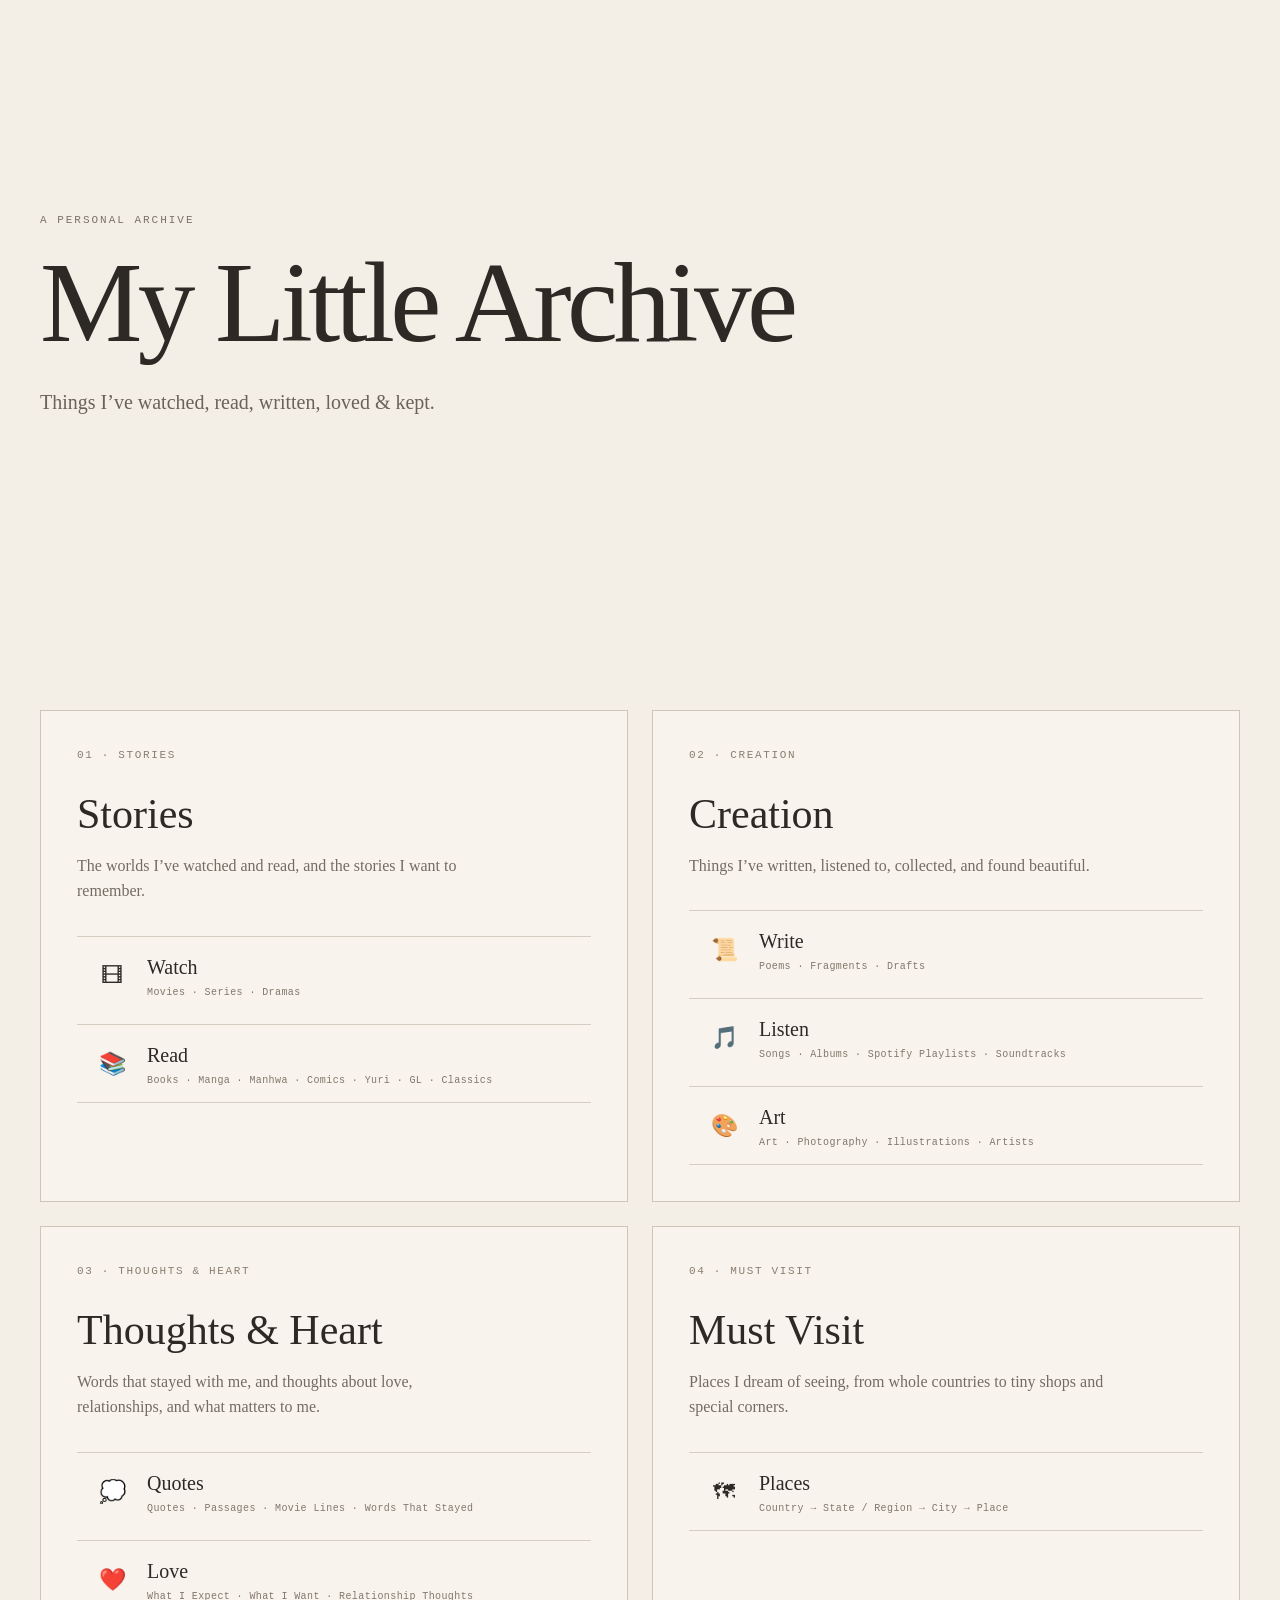
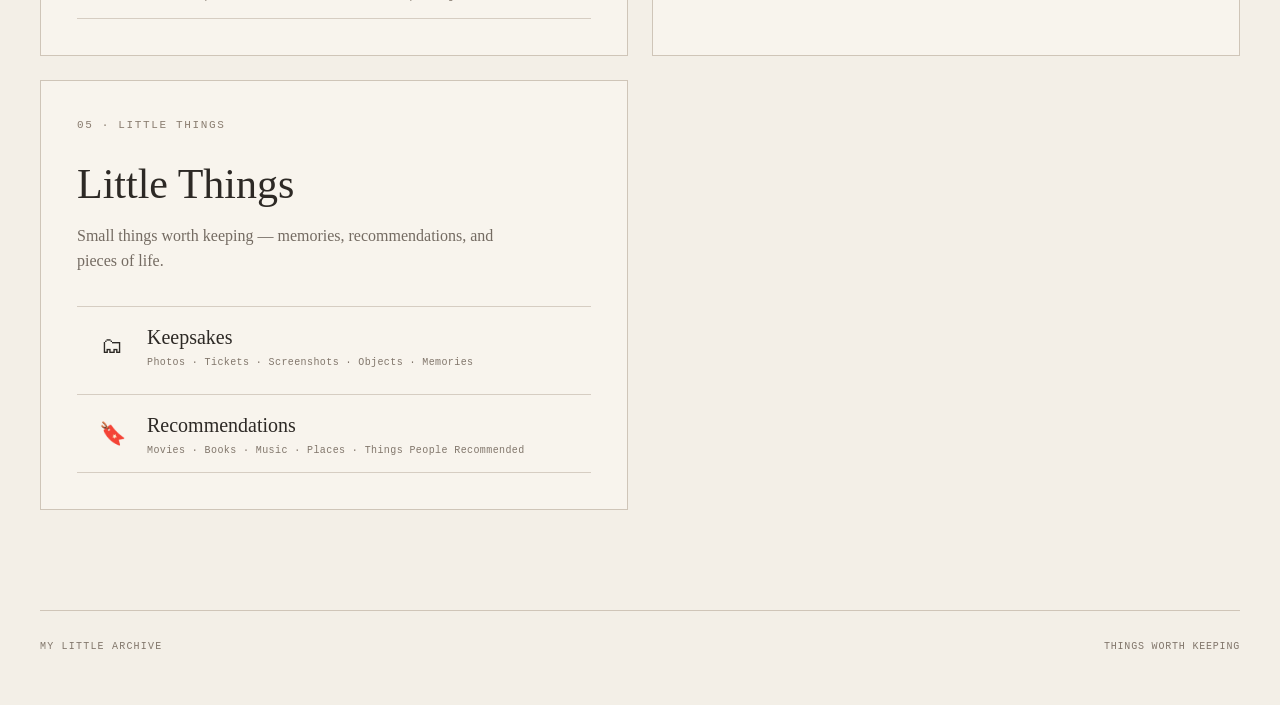
<file: index.html>
<!DOCTYPE html>
<html lang="en">

<head>
    <meta charset="UTF-8">
    <meta name="viewport" content="width=device-width, initial-scale=1.0">

    <title>My Little Archive</title>

    <link rel="stylesheet" href="style.css">
</head>

<body>

    <main class="page">

        <!-- =================================
             HERO
             ================================= -->

        <header class="hero">

            <p class="eyebrow">A PERSONAL ARCHIVE</p>

            <h1>My Little Archive</h1>

            <p class="intro">
                Things I’ve watched, read, written, loved & kept.
            </p>

        </header>


        <!-- =================================
             COLLECTIONS
             ================================= -->

        <section class="collections">


            <!-- STORIES -->

            <section class="collection">

                <p class="collection-number">01 · STORIES</p>

                <h2>Stories</h2>

                <p class="collection-description">
                    The worlds I’ve watched and read, and the stories
                    I want to remember.
                </p>

                <div class="rooms">

                    <a href="watch.html" class="room">
                        <span class="room-icon">🎞</span>

                        <div>
                            <h3>Watch</h3>
                            <p>
                                Movies · Series · Dramas
                            </p>
                        </div>
                    </a>

                    <a href="#" class="room">
                        <span class="room-icon">📚</span>

                        <div>
                            <h3>Read</h3>
                            <p>
                                Books · Manga · Manhwa · Comics ·
                                Yuri · GL · Classics
                            </p>
                        </div>
                    </a>

                </div>

            </section>


            <!-- CREATION -->

            <section class="collection">

                <p class="collection-number">02 · CREATION</p>

                <h2>Creation</h2>

                <p class="collection-description">
                    Things I’ve written, listened to, collected,
                    and found beautiful.
                </p>

                <div class="rooms">

                    <a href="#" class="room">
                        <span class="room-icon">📜</span>

                        <div>
                            <h3>Write</h3>
                            <p>
                                Poems · Fragments · Drafts
                            </p>
                        </div>
                    </a>

                    <a href="#" class="room">
                        <span class="room-icon">🎵</span>

                        <div>
                            <h3>Listen</h3>
                            <p>
                                Songs · Albums · Spotify Playlists ·
                                Soundtracks
                            </p>
                        </div>
                    </a>

                    <a href="#" class="room">
                        <span class="room-icon">🎨</span>

                        <div>
                            <h3>Art</h3>
                            <p>
                                Art · Photography · Illustrations ·
                                Artists
                            </p>
                        </div>
                    </a>

                </div>

            </section>


            <!-- THOUGHTS & HEART -->

            <section class="collection">

                <p class="collection-number">03 · THOUGHTS & HEART</p>

                <h2>Thoughts & Heart</h2>

                <p class="collection-description">
                    Words that stayed with me, and thoughts about
                    love, relationships, and what matters to me.
                </p>

                <div class="rooms">

                    <a href="#" class="room">
                        <span class="room-icon">💭</span>

                        <div>
                            <h3>Quotes</h3>
                            <p>
                                Quotes · Passages · Movie Lines ·
                                Words That Stayed
                            </p>
                        </div>
                    </a>

                    <a href="#" class="room">
                        <span class="room-icon">❤️</span>

                        <div>
                            <h3>Love</h3>
                            <p>
                                What I Expect · What I Want ·
                                Relationship Thoughts
                            </p>
                        </div>
                    </a>

                </div>

            </section>


            <!-- MUST VISIT -->

            <section class="collection">

                <p class="collection-number">04 · MUST VISIT</p>

                <h2>Must Visit</h2>

                <p class="collection-description">
                    Places I dream of seeing, from whole countries
                    to tiny shops and special corners.
                </p>

                <div class="rooms">

                    <a href="#" class="room">
                        <span class="room-icon">🗺</span>

                        <div>
                            <h3>Places</h3>
                            <p>
                                Country → State / Region → City →
                                Place
                            </p>
                        </div>
                    </a>

                </div>

            </section>


            <!-- LITTLE THINGS -->

            <section class="collection">

                <p class="collection-number">05 · LITTLE THINGS</p>

                <h2>Little Things</h2>

                <p class="collection-description">
                    Small things worth keeping — memories,
                    recommendations, and pieces of life.
                </p>

                <div class="rooms">

                    <a href="#" class="room">
                        <span class="room-icon">🗂</span>

                        <div>
                            <h3>Keepsakes</h3>
                            <p>
                                Photos · Tickets · Screenshots ·
                                Objects · Memories
                            </p>
                        </div>
                    </a>

                    <a href="#" class="room">
                        <span class="room-icon">🔖</span>

                        <div>
                            <h3>Recommendations</h3>
                            <p>
                                Movies · Books · Music · Places ·
                                Things People Recommended
                            </p>
                        </div>
                    </a>

                </div>

            </section>


        </section>


        <!-- =================================
             FOOTER
             ================================= -->

        <footer class="archive-footer">

            <p>MY LITTLE ARCHIVE</p>

            <span>things worth keeping</span>

        </footer>

    </main>

</body>

</html>
</file>
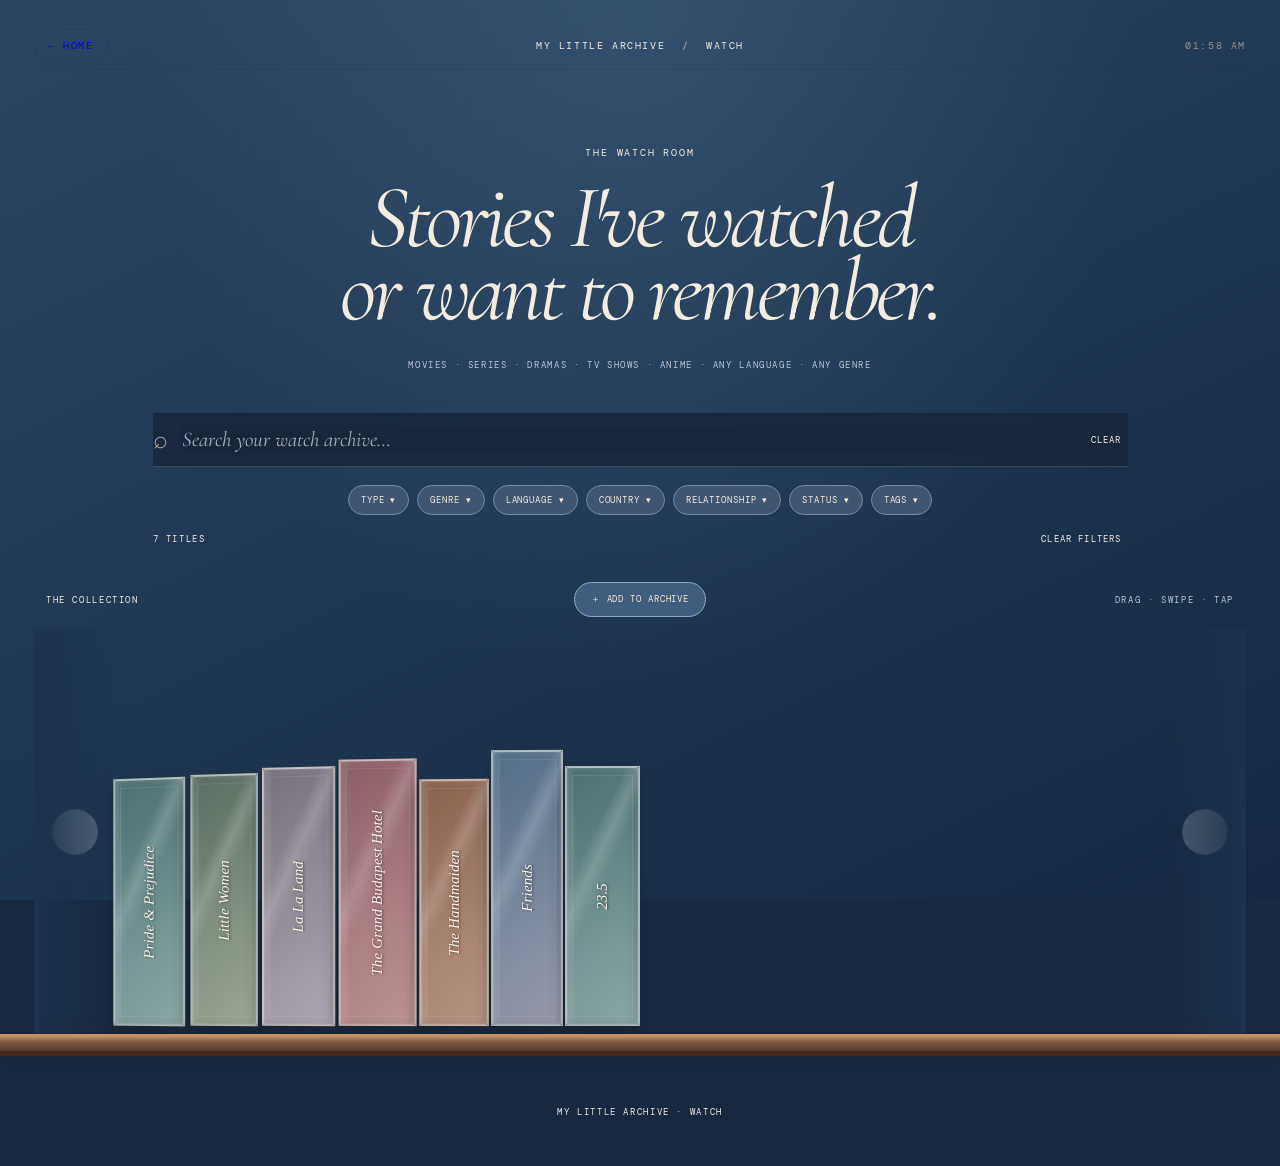
<file: watch.html>
<!DOCTYPE html>
<html lang="en">
<head>
  <meta charset="UTF-8">
  <meta name="viewport" content="width=device-width, initial-scale=1">
  <title>Watch — My Little Archive</title>
  <link rel="stylesheet" href="watch.css">
</head>

<body>
  <div class="page">
    <header class="topbar">
      <a class="home" href="index.html">← HOME</a>
      <div class="crumb">MY LITTLE ARCHIVE <span>/</span> WATCH</div>
      <div class="clock" id="clock"></div>
    </header>

    <main>
      <section class="hero">
        <div class="eyebrow">THE WATCH ROOM</div>
        <h1>Stories I've watched<br>or want to remember.</h1>
        <p class="sub">
          MOVIES · SERIES · DRAMAS · TV SHOWS · ANIME · ANY LANGUAGE · ANY GENRE
        </p>
      </section>

      <section class="tools">
        <div class="search-wrap">
          <span aria-hidden="true">⌕</span>
          <input id="search" type="search"
                 placeholder="Search your watch archive…"
                 autocomplete="off">
          <button id="clearSearch" type="button">CLEAR</button>
        </div>

        <div id="filters" class="filters"></div>

        <div class="result-row">
          <span id="count">0 TITLES</span>
          <button id="clearFilters" type="button">CLEAR FILTERS</button>
        </div>
      </section>

      <section class="collection">
        <div class="collection-head">
          <span>THE COLLECTION</span>
          <button id="openAdd" class="add-button" type="button">
            ＋ ADD TO ARCHIVE
          </button>
          <span class="drag-hint">DRAG · SWIPE · TAP</span>
        </div>

        <div class="rack">
          <button class="arrow left" id="prev" type="button"
                  aria-label="Scroll left">‹</button>
          <div class="edge-fade left-fade"></div>
          <div id="rail" class="rail"></div>
          <div class="edge-fade right-fade"></div>
          <button class="arrow right" id="next" type="button"
                  aria-label="Scroll right">›</button>
        </div>

        <div class="rack-floor"></div>

        <div id="empty" class="empty" hidden>
          <div>NOTHING HERE YET</div>
          <p>Try another search or clear the filters.</p>
          <button id="emptyAdd" type="button">ADD A STORY</button>
        </div>
      </section>
    </main>

    <footer>MY LITTLE ARCHIVE · WATCH</footer>
  </div>

  <!-- STORY DETAILS -->
  <div id="modal" class="modal" aria-hidden="true">
    <div class="modal-backdrop" data-close></div>
    <article class="detail">
      <button class="close" id="close" type="button"
              aria-label="Close">×</button>
      <div id="detailContent"></div>
    </article>
  </div>

  <!-- ADD / EDIT STORY -->
  <div id="addModal" class="modal" aria-hidden="true">
    <div class="modal-backdrop" data-add-close></div>

    <article class="add-card">
      <button class="close" id="closeAdd" type="button"
              aria-label="Close">×</button>

      <div class="add-heading">
        <div class="eyebrow">THE ARCHIVE DESK</div>
        <h2 id="addHeadingTitle">Add a story.</h2>
        <p id="addHeadingText">
          Find a title or enter its details manually.
          You can edit everything before saving.
        </p>
      </div>

      <form id="addForm">
        <div class="movie-search-box">
          <label for="movieLookup">FIND A MOVIE / SHOW</label>
          <div class="movie-search-row">
            <input id="movieLookup" type="search"
                   placeholder="e.g. The Handmaiden"
                   autocomplete="off">
            <button id="findMovie" class="primary-button" type="button">
              SEARCH TITLE
            </button>
          </div>
          <small id="movieSearchStatus">
            Artwork and details are retrieved automatically when available.
          </small>
        </div>

        <input name="poster" type="hidden">

        <div id="addPosterPreview" class="add-poster-preview" hidden>
          <span class="add-poster-preview-label">POSTER PREVIEW</span>
          <div class="add-poster-preview-content">
            <img id="addPosterPreviewImage" alt="Poster preview">
            <p id="addPosterPreviewMessage">No poster selected yet.</p>
          </div>
        </div>

        <div class="form-grid">
          <label>
            TITLE
            <input name="title" type="text" required>
          </label>

          
          <label>
            TYPE
            <select name="type" id="archiveType">
              <option>Movie</option>
              <option>Series</option>
              <option>Drama</option>
              <option>TV Show</option>
              <option>Anime</option>
              <option>Special</option>
              <option>Other</option>
            </select>
            <input name="customType" id="customType"
                   type="text" placeholder="Enter your type"
                   hidden>
          </label>

          <label>
            YEAR
            <input name="year" type="number" min="1880" max="2100">
          </label>

          <label>
            DIRECTOR / CREATOR
            <input name="director" type="text">
          </label>

          <label>
            LANGUAGE
            <input name="language" type="text">
          </label>

          <label>
            COUNTRY
            <input name="country" type="text">
          </label>

          <label class="wide">
            REPRESENTATION
            <div class="multi-select" id="representationSelect"
                 data-field="relationship">
              <div class="multi-selected"></div>
              <select class="multi-options"
                      aria-label="Choose representation">
                <option value="">Choose a representation…</option>
                <option>M/F</option>
                <option>F/F</option>
                <option>M/M</option>
                <option>GL</option>
                <option>BL</option>
                <option>Queer</option>
                <option>LGBTQ+</option>
                <option>Other</option>
              </select>
              <div class="multi-custom">
                <input type="text" placeholder="Add a custom representation">
                <button type="button" class="multi-add">ADD</button>
              </div>
              <input type="hidden" name="relationship">
            </div>
          </label>

          <label class="wide">
            GENRES
            <div class="multi-select" id="genreSelect"
                 data-field="genres">
              <div class="multi-selected"></div>
              <select class="multi-options" aria-label="Choose genres">
                <option value="">Choose a genre…</option>
                <option>Action</option>
                <option>Adventure</option>
                <option>Animation</option>
                <option>Comedy</option>
                <option>Crime</option>
                <option>Documentary</option>
                <option>Drama</option>
                <option>Fantasy</option>
                <option>Historical</option>
                <option>Horror</option>
                <option>Mystery</option>
                <option>Psychological</option>
                <option>Romance</option>
                <option>Sci-Fi</option>
                <option>Slice of Life</option>
                <option>Sports</option>
                <option>Supernatural</option>
                <option>Thriller</option>
                <option>Other</option>
              </select>
              <div class="multi-custom">
                <input type="text" placeholder="Add a custom genre">
                <button type="button" class="multi-add">ADD</button>
              </div>
              <input type="hidden" name="genres">
            </div>
          </label>

          <label class="wide">
            TAGS
            <div class="multi-select" id="tagSelect"
                 data-field="tags">
              <div class="multi-selected"></div>
              <select class="multi-options" aria-label="Choose tags">
                <option value="">Choose a tag…</option>
                <option>Slow burn</option>
                <option>Comfort</option>
                <option>Tragic</option>
                <option>Coming of Age</option>
                <option>Found Family</option>
                <option>Enemies to Lovers</option>
                <option>Friends to Lovers</option>
                <option>Angst</option>
                <option>Happy Ending</option>
                <option>Sad Ending</option>
                <option>Rewatch</option>
                <option>Favourite</option>
                <option>Other</option>
              </select>
              <div class="multi-custom">
                <input type="text" placeholder="Add a custom tag">
                <button type="button" class="multi-add">ADD</button>
              </div>
              <input type="hidden" name="tags">
            </div>
          </label>


          <label>
            STATUS
            <select name="status">
              <option>Want to Watch</option>
              <option>Watching</option>
              <option>Watched</option>
              <option>Dropped</option>
            </select>
          </label>

          <label>
            TITLE STYLE
            <select name="titleStyle">
              <option value="elegant">Elegant</option>
              <option value="romantic">Romantic</option>
              <option value="classic">Classic</option>
              <option value="modern">Modern</option>
              <option value="dramatic">Dramatic</option>
              <option value="minimal">Minimal</option>
            </select>
          </label>

          <label class="wide">
            TYPOGRAPHY MODE
            <select name="typographyMode" id="typographyMode">
              <option value="automatic" selected>
                Automatic — use title style
              </option>
              <option value="manual">
                Manual — customise typography
              </option>
            </select>
            <small>
              Automatic uses your selected title style as its fallback.
              Choose Manual to customise the spine text.
            </small>
          </label>

          <div class="wide" id="manualTypography"
               hidden>
            <div class="form-grid typography-grid">
              <label>
                FONT FAMILY
                <select name="manualFont" id="manualFont">
                  <option value="inherit">Use title-style font</option>
                  <option value="Georgia, serif">Georgia — literary</option>
                  <option value="'Palatino Linotype', Palatino, serif">
                    Palatino — classic
                  </option>
                  <option value="'Times New Roman', serif">
                    Times New Roman — traditional
                  </option>
                  <option value="'Baskerville', serif">
                    Baskerville — elegant
                  </option>
                  <option value="'Garamond', serif">
                    Garamond — romantic
                  </option>
                  <option value="'Courier New', monospace">
                    Courier — typewriter
                  </option>
                  <option value="Arial, sans-serif">
                    Arial — clean
                  </option>
                  <option value="'Trebuchet MS', sans-serif">
                    Trebuchet — modern
                  </option>
                  <option value="Impact, sans-serif">
                    Impact — bold
                  </option>
                </select>
              </label>

              <label>
                FONT SIZE
                <select name="manualFontSize" id="manualFontSize">
                  <option value="12">12 px — small</option>
                  <option value="14">14 px</option>
                  <option value="16" selected>16 px — regular</option>
                  <option value="18">18 px</option>
                  <option value="20">20 px — large</option>
                  <option value="22">22 px</option>
                  <option value="24">24 px — extra large</option>
                </select>
              </label>

              <label>
                FONT WEIGHT
                <select name="manualFontWeight" id="manualFontWeight">
                  <option value="400">Regular</option>
                  <option value="500">Medium</option>
                  <option value="600">Semi-bold</option>
                  <option value="700">Bold</option>
                </select>
              </label>

              <label>
                FONT STYLE
                <select name="manualFontStyle" id="manualFontStyle">
                  <option value="normal">Upright</option>
                  <option value="italic">Italic</option>
                </select>
              </label>

              <label>
                LETTER SPACING
                <select name="manualLetterSpacing"
                        id="manualLetterSpacing">
                  <option value="0">Normal</option>
                  <option value="0.5">Slightly spaced</option>
                  <option value="1">Spaced</option>
                  <option value="2">Wide spacing</option>
                </select>
              </label>

              <label>
                TEXT COLOUR
                <input name="manualFontColor" id="manualFontColor"
                       type="color" value="#332b28">
              </label>
            </div>
            <p class="typography-note">
              These controls customise the title on the case spine,
              not the poster inside the details window.
            </p>
          </div>

          <label>
            DURATION
            <input name="duration" type="text" placeholder="2h 12min">
          </label>

          <label>
            RATING
            <input name="rating" type="text" placeholder="e.g. 8.5">
          </label>

          <label>
            DATE WATCHED
            <input name="dateWatched" type="date">
          </label>

          <label>
            WHERE TO WATCH
            <input name="whereToWatch" type="text"
                   placeholder="Netflix · Prime Video">
          </label>

          <label class="wide">
            WATCH / SOURCE LINK
            <input name="watchLink" type="url" placeholder="https://…">
          </label>

          <label class="wide">
            DESCRIPTION / SUMMARY
            <textarea name="description" rows="4"
                      placeholder="What is this story about?"></textarea>
          </label>

          <label class="wide">
            MY NOTE
            <textarea name="personalNote" rows="4"
                      placeholder="Your own thoughts and favourite details…"></textarea>
          </label>
        </div>

        <div class="add-actions">
          <button id="cancelAdd" class="secondary-button"
                  type="button">CANCEL</button>
          <button class="primary-button" type="submit">
            SAVE TO ARCHIVE
          </button>
        </div>
      </form>
    </article>
  </div>

  <script>
    (() => {
      const mode = document.getElementById("typographyMode");
      const controls = document.getElementById("manualTypography");

      function updateTypographyControls() {
        const manual = mode.value === "manual";
        controls.hidden = !manual;
        controls.setAttribute("aria-hidden", String(!manual));
      }

      mode.addEventListener("change", updateTypographyControls);
      updateTypographyControls();
    })();
  </script>

  <script src="watch.js"></script>
<script src="watch-fixes.js" defer></script>
<link rel="stylesheet" href="watch-fixes.css">
</body>
</html>
</file>
<file: style.css>
/* =================================
   MY LITTLE ARCHIVE
   Visual foundation
   ================================= */

* {
    box-sizing: border-box;
}

html {
    scroll-behavior: smooth;
}

body {
    margin: 0;
    min-height: 100vh;

    background: #f3efe7;
    color: #2d2925;

    font-family: Georgia, "Times New Roman", serif;
    line-height: 1.6;
}

::selection {
    background: #d8c8b2;
    color: #2d2925;
}

a {
    color: inherit;
    text-decoration: none;
}

button,
input,
select,
textarea {
    font: inherit;
}

button {
    cursor: pointer;
}

.page {
    width: min(1200px, calc(100% - 48px));
    margin: 0 auto;
}


/* =================================
   HOMEPAGE HEADER
   ================================= */

.hero {
    min-height: 70vh;

    display: flex;
    flex-direction: column;
    justify-content: center;

    padding: 80px 0;
}

.eyebrow {
    margin: 0 0 18px;

    font-family: "Courier New", monospace;
    font-size: 11px;
    letter-spacing: 0.18em;
    text-transform: uppercase;

    color: #7b7065;
}

.hero h1 {
    margin: 0;

    font-size: clamp(52px, 9vw, 120px);
    font-weight: 400;
    letter-spacing: -0.04em;
    line-height: 0.95;
}

.intro {
    max-width: 520px;
    margin: 28px 0 0;

    font-size: 20px;
    color: #6b6259;
}


/* =================================
   HOMEPAGE COLLECTIONS
   ================================= */

.collections {
    display: grid;
    grid-template-columns: repeat(2, 1fr);
    gap: 24px;

    margin-top: 80px;
}

.collection {
    min-height: 300px;

    padding: 36px;

    border: 1px solid #cfc5b8;

    background: rgba(255, 252, 246, 0.35);

    transition:
        transform 0.3s ease,
        background 0.3s ease;
}

.collection:hover {
    background: #ebe4d9;
    transform: translateY(-4px);
}

.collection-number {
    margin: 0 0 28px;

    font-family: "Courier New", monospace;
    font-size: 11px;
    letter-spacing: 0.15em;

    color: #8a7d70;
}

.collection h2 {
    margin: 0;

    font-size: 42px;
    font-weight: 400;
    line-height: 1;
}

.collection-description {
    max-width: 420px;
    margin: 18px 0 32px;

    color: #746b62;
}


/* =================================
   HOMEPAGE ROOM LINKS
   ================================= */

.rooms {
    display: flex;
    flex-direction: column;
    gap: 10px;
}

.room {
    display: flex;
    align-items: center;
    gap: 16px;

    padding: 14px 16px;

    border-top: 1px solid #d6cdc2;

    transition:
        background 0.25s ease,
        padding-left 0.25s ease;
}

.room:last-child {
    border-bottom: 1px solid #d6cdc2;
}

.room:hover {
    background: rgba(255, 252, 246, 0.65);
    padding-left: 22px;
}

.room-icon {
    width: 38px;
    flex-shrink: 0;

    font-size: 22px;
    text-align: center;
}

.room h3 {
    margin: 0;

    font-size: 20px;
    font-weight: 400;
}

.room p {
    margin: 2px 0 0;

    font-family: "Courier New", monospace;
    font-size: 10px;
    line-height: 1.5;
    letter-spacing: 0.04em;

    color: #81766b;
}


/* =================================
   ROOM PAGE HEADER
   ================================= */

.room-header {
    padding: 50px 0 90px;
}

.back-link {
    display: inline-block;

    margin-bottom: 80px;

    font-family: "Courier New", monospace;
    font-size: 11px;
    letter-spacing: 0.08em;
    text-transform: uppercase;

    color: #81766b;

    transition: transform 0.2s ease;
}

.back-link:hover {
    transform: translateX(-4px);
}

.room-header h1 {
    margin: 0;

    font-size: clamp(64px, 12vw, 150px);
    font-weight: 400;
    letter-spacing: -0.05em;
    line-height: 0.9;
}

.room-intro {
    max-width: 550px;

    margin: 30px 0 0;

    font-size: 20px;
    color: #6b6259;
}


/* =================================
   WATCH INTRO
   ================================= */

.watch-intro {
    display: grid;
    grid-template-columns: 1fr 1fr;
    gap: 80px;

    padding: 45px 0;

    border-top: 1px solid #cfc5b8;
    border-bottom: 1px solid #cfc5b8;
}

.section-label {
    margin: 0 0 20px;

    font-family: "Courier New", monospace;
    font-size: 10px;
    letter-spacing: 0.15em;
    text-transform: uppercase;

    color: #81766b;
}

.watch-intro h2 {
    margin: 0;

    font-size: 36px;
    font-weight: 400;
    line-height: 1.1;
}

.watch-note {
    max-width: 450px;

    margin: 0;

    color: #746b62;
}


/* =================================
   WATCH COLLECTION
   ================================= */

.watch-collection {
    padding: 90px 0;
}

.movie-grid {
    display: flex;
    flex-direction: column;
    gap: 60px;
}


/* =================================
   MOVIE CARD
   ================================= */

.movie-card {
    display: grid;
    grid-template-columns: minmax(280px, 0.75fr) 1.25fr;
    gap: 55px;

    padding: 35px;

    background: #e9e1d5;

    box-shadow:
        0 18px 45px rgba(70, 58, 45, 0.08);

    transform: rotate(-0.35deg);

    transition:
        transform 0.35s ease,
        box-shadow 0.35s ease;
}

.movie-card:nth-child(even) {
    transform: rotate(0.35deg);
}

.movie-card:hover {
    transform: rotate(0deg) translateY(-5px);

    box-shadow:
        0 24px 55px rgba(70, 58, 45, 0.13);
}


/* =================================
   MOVIE POSTER
   ================================= */

.movie-poster {
    width: 100%;
    aspect-ratio: 2 / 3;

    overflow: hidden;

    background: #d7cec1;

    box-shadow:
        0 8px 20px rgba(60, 50, 40, 0.12);
}

.movie-poster img {
    display: block;

    width: 100%;
    height: 100%;

    object-fit: cover;
}

.poster-placeholder {
    width: 100%;
    height: 100%;

    display: flex;
    flex-direction: column;
    align-items: center;
    justify-content: center;

    gap: 12px;

    background:
        linear-gradient(
            145deg,
            #ddd3c5,
            #c9bcae
        );

    color: #73685d;
}

.poster-placeholder span {
    font-size: 48px;
}

.poster-placeholder small {
    font-family: "Courier New", monospace;
    font-size: 10px;
    letter-spacing: 0.2em;
}


/* =================================
   MOVIE INFORMATION
   ================================= */

.movie-information {
    align-self: center;

    padding: 20px 15px 20px 0;
}

.movie-type {
    margin: 0 0 12px;

    font-family: "Courier New", monospace;
    font-size: 10px;
    letter-spacing: 0.14em;
    text-transform: uppercase;

    color: #81766b;
}

.movie-information h2 {
    margin: 0;

    font-size: clamp(38px, 5vw, 68px);
    font-weight: 400;
    letter-spacing: -0.035em;
    line-height: 0.98;
}

.movie-director {
    margin: 18px 0 45px;

    font-size: 17px;
    font-style: italic;

    color: #746b62;
}


/* =================================
   MOVIE METADATA
   ================================= */

.movie-meta {
    display: flex;
    flex-direction: column;
    gap: 18px;

    padding-top: 25px;

    border-top: 1px solid #c5b9aa;
}

.meta-group {
    display: grid;
    grid-template-columns: 125px 1fr;
    gap: 20px;
    align-items: start;
}

.meta-label {
    padding-top: 2px;

    font-family: "Courier New", monospace;
    font-size: 9px;
    line-height: 1.4;
    letter-spacing: 0.14em;
    text-transform: uppercase;

    color: #8a7d70;
}

.meta-group p {
    margin: 0;

    font-size: 13px;
    line-height: 1.45;

    color: #514941;
}


/* =================================
   SOURCE / WATCH INFORMATION
   ================================= */

.source-link {
    display: inline-block;

    margin-top: 5px;

    font-family: "Courier New", monospace;
    font-size: 10px;
    letter-spacing: 0.04em;

    color: #75695e;

    border-bottom: 1px solid #bfb2a3;
}

.source-link:hover {
    color: #2d2925;
}

.availability-date {
    margin-top: 4px !important;

    font-family: "Courier New", monospace;
    font-size: 9px !important;
    line-height: 1.4 !important;

    color: #918579 !important;
}


/* =================================
   TAGS
   ================================= */

.tag-list {
    display: flex;
    flex-wrap: wrap;
    gap: 7px;
}

.tag-list span {
    display: inline-block;

    padding: 4px 9px;

    border: 1px solid #c3b6a7;

    border-radius: 999px;

    font-family: "Courier New", monospace;
    font-size: 9px;
    letter-spacing: 0.03em;

    color: #675d53;
}


/* =================================
   MOVIE NOTES
   ================================= */

.movie-note {
    margin-top: 32px;
    padding-top: 22px;

    border-top: 1px solid #c5b9aa;
}

.movie-note .meta-label {
    display: block;

    margin-bottom: 8px;
}

.movie-note p {
    max-width: 600px;

    margin: 0;

    font-size: 14px;
    line-height: 1.6;

    color: #62584f;
}

.personal-note {
    padding-bottom: 5px;
}


/* =================================
   ADMIN / ADD PAGE
   ================================= */

.admin-page {
    padding-bottom: 40px;
}

.admin-section {
    padding: 55px 0;

    border-top: 1px solid #cfc5b8;
}

.admin-section > .section-label {
    margin-bottom: 28px;
}


/* =================================
   ADD TYPE SELECTION
   ================================= */

.add-type-grid {
    display: grid;
    grid-template-columns: repeat(5, 1fr);
    gap: 12px;
}

.add-type {
    min-height: 145px;

    display: flex;
    flex-direction: column;
    align-items: flex-start;
    justify-content: flex-start;

    padding: 20px;

    border: 1px solid #cfc5b8;

    background: rgba(255, 252, 246, 0.35);

    color: #2d2925;

    text-align: left;

    transition:
        background 0.25s ease,
        transform 0.25s ease,
        border-color 0.25s ease;
}

.add-type:hover {
    background: #ebe4d9;
    transform: translateY(-3px);
}

.add-type.active {
    background: #e6dccf;
    border-color: #9f9182;

    box-shadow:
        inset 0 0 0 1px #b7a99a;
}

.add-type span {
    margin-bottom: 16px;

    font-size: 26px;
}

.add-type strong {
    font-size: 19px;
    font-weight: 400;
}

.add-type small {
    margin-top: 4px;

    font-family: "Courier New", monospace;
    font-size: 9px;
    line-height: 1.4;

    color: #81766b;
}


/* =================================
   SEARCH BOX
   ================================= */

.search-box {
    display: flex;
    gap: 10px;

    max-width: 800px;
}

.search-box input {
    flex: 1;

    min-width: 0;

    padding: 17px 18px;

    border: 1px solid #c5b9aa;

    background: #fffaf2;

    color: #2d2925;

    outline: none;
}

.search-box input:focus {
    border-color: #8e8071;
}

.search-button {
    padding: 17px 28px;

    border: 1px solid #2d2925;

    background: #2d2925;
    color: #f5efe5;

    font-family: "Courier New", monospace;
    font-size: 10px;
    letter-spacing: 0.12em;
    text-transform: uppercase;

    transition:
        background 0.2s ease,
        color 0.2s ease;
}

.search-button:hover {
    background: #f3efe7;
    color: #2d2925;
}

.field-note {
    margin: 12px 0 0;

    font-family: "Courier New", monospace;
    font-size: 10px;

    color: #8a7d70;
}


/* =================================
   SEARCH RESULTS
   ================================= */

.search-results-section {
    display: none;
}

.search-results-section.visible {
    display: block;
}

.empty-search {
    min-height: 180px;

    display: flex;
    flex-direction: column;
    align-items: center;
    justify-content: center;

    padding: 40px;

    border: 1px dashed #c7bcae;

    text-align: center;

    color: #81766b;
}

.empty-search span {
    margin-bottom: 10px;

    font-size: 32px;
}

.empty-search p {
    margin: 0;

    font-family: "Courier New", monospace;
    font-size: 10px;
}


/* =================================
   ADMIN FORM
   ================================= */

.admin-form {
    max-width: 850px;

    display: flex;
    flex-direction: column;
    gap: 28px;
}

.form-field {
    display: flex;
    flex-direction: column;
    gap: 8px;
}

.form-field label {
    font-family: "Courier New", monospace;
    font-size: 9px;
    letter-spacing: 0.14em;
    text-transform: uppercase;

    color: #81766b;
}

.form-field input,
.form-field select,
.form-field textarea {
    width: 100%;

    padding: 14px 15px;

    border: 1px solid #c5b9aa;

    background: #fffaf2;

    color: #2d2925;

    outline: none;
}

.form-field textarea {
    resize: vertical;
}

.form-field input:focus,
.form-field select:focus,
.form-field textarea:focus {
    border-color: #8e8071;
}

.form-row {
    display: grid;
    grid-template-columns: 1fr 1fr;
    gap: 20px;
}

.input-help {
    font-family: "Courier New", monospace;
    font-size: 9px;

    color: #978b7e;
}


/* =================================
   WATCHED CHECKBOX
   ================================= */

.check-field {
    display: flex;
    align-items: center;
    gap: 14px;

    padding: 18px;

    border: 1px solid #cfc5b8;

    background: rgba(255, 252, 246, 0.45);

    cursor: pointer;
}

.check-field input {
    position: absolute;
    opacity: 0;
    pointer-events: none;
}

.check-box {
    width: 22px;
    height: 22px;
    flex-shrink: 0;

    display: block;

    border: 1px solid #9f9182;

    background: #fffaf2;

    position: relative;
}

.check-field input:checked + .check-box {
    background: #2d2925;
    border-color: #2d2925;
}

.check-field input:checked + .check-box::after {
    content: "✓";

    position: absolute;

    left: 4px;
    top: -3px;

    font-family: Georgia, serif;
    font-size: 18px;

    color: #f5efe5;
}

.check-field strong {
    display: block;

    font-size: 16px;
    font-weight: 400;
}

.check-field small {
    display: block;

    margin-top: 2px;

    font-family: "Courier New", monospace;
    font-size: 9px;

    color: #81766b;
}


/* =================================
   HIDDEN FIELD
   ================================= */

.hidden-field {
    display: none;
}


/* =================================
   SAVE BUTTON
   ================================= */

.save-button {
    align-self: flex-start;

    margin-top: 10px;

    padding: 17px 30px;

    border: 1px solid #2d2925;

    background: #2d2925;
    color: #f5efe5;

    font-family: "Courier New", monospace;
    font-size: 10px;
    letter-spacing: 0.12em;
    text-transform: uppercase;

    transition:
        background 0.2s ease,
        color 0.2s ease,
        transform 0.2s ease;
}

.save-button:hover {
    background: #f3efe7;
    color: #2d2925;

    transform: translateY(-2px);
}


/* =================================
   LOADING / ERROR
   ================================= */

.loading-message {
    padding: 60px;

    text-align: center;

    border: 1px dashed #c7bcae;

    color: #746b62;
}

.loading-message p {
    margin: 5px 0;
}


/* =================================
   FOOTER
   ================================= */

.archive-footer {
    display: flex;
    align-items: baseline;
    justify-content: space-between;

    margin-top: 100px;
    padding: 28px 0 50px;

    border-top: 1px solid #cfc5b8;

    font-family: "Courier New", monospace;
    font-size: 10px;
    letter-spacing: 0.12em;
    text-transform: uppercase;

    color: #81766b;
}

.archive-footer p {
    margin: 0;
}

.archive-footer span {
    letter-spacing: 0.08em;
}


/* =================================
   MOBILE
   ================================= */

@media (max-width: 900px) {

    .add-type-grid {
        grid-template-columns: repeat(2, 1fr);
    }

    .movie-card {
        grid-template-columns: minmax(240px, 0.75fr) 1.25fr;
        gap: 35px;
    }
}


@media (max-width: 700px) {

    .page {
        width: min(100% - 28px, 1200px);
    }

    .hero {
        min-height: 80vh;
        padding: 60px 0;
    }

    .hero h1 {
        font-size: clamp(48px, 15vw, 80px);
    }

    .intro {
        font-size: 18px;
    }

    .collections {
        grid-template-columns: 1fr;
        margin-top: 50px;
    }

    .collection {
        min-height: auto;
        padding: 28px;
    }

    .collection h2 {
        font-size: 36px;
    }

    .room {
        padding: 14px 8px;
    }

    .room-header {
        padding: 30px 0 60px;
    }

    .back-link {
        margin-bottom: 60px;
    }

    .room-header h1 {
        font-size: clamp(64px, 20vw, 100px);
    }

    .watch-intro {
        grid-template-columns: 1fr;
        gap: 30px;
    }

    .watch-intro h2 {
        font-size: 30px;
    }

    .watch-collection {
        padding: 60px 0;
    }

    .movie-card {
        grid-template-columns: 1fr;

        gap: 30px;

        padding: 22px;

        transform: none;
    }

    .movie-card:nth-child(even) {
        transform: none;
    }

    .movie-card:hover {
        transform: translateY(-4px);
    }

    .movie-information {
        padding: 0;
    }

    .movie-information h2 {
        font-size: 44px;
    }

    .meta-group {
        grid-template-columns: 1fr;
        gap: 6px;
    }

    .meta-group p {
        font-size: 13px;
    }

    .add-type-grid {
        grid-template-columns: 1fr 1fr;
    }

    .add-type {
        min-height: 130px;
        padding: 16px;
    }

    .search-box {
        flex-direction: column;
    }

    .search-button {
        width: 100%;
    }

    .form-row {
        grid-template-columns: 1fr;
    }

    .archive-footer {
        flex-direction: column;
        gap: 8px;
    }
}
</file>
<file: watch.css>
@import url('https://fonts.googleapis.com/css2?family=Cormorant+Garamond:ital,wght@0,400;0,500;0,600;0,700;1,400;1,500;1,600&family=DM+Mono:wght@400;500&family=Playfair+Display:ital,wght@0,400;0,500;0,600;0,700;1,400;1,500&family=Libre+Baskerville:wght@400;700&family=Montserrat:wght@500;600;700&display=swap');

:root {
  --paper: #f4f0e8;
  --paper-light: #f8f5ee;
  --ink: #292723;
  --muted: #8d877e;
  --line: rgba(41, 39, 35, .18);
  --wood: #765036;
  --serif: "Cormorant Garamond", Georgia, serif;
  --mono: "DM Mono", monospace;
}

* {
  box-sizing: border-box;
}

html {
  min-height: 100%;
  background: var(--paper);
}

body {
  margin: 0;
  min-height: 100vh;
  overflow-x: hidden;
  background:
    radial-gradient(circle at 50% 18%, rgba(255,255,255,.72), transparent 42%),
    linear-gradient(180deg, #f7f4ee 0%, #f1ede5 100%);
  color: var(--ink);
  font-family: var(--serif);
}

button, input, select, textarea {
  font: inherit;
}

button {
  color: inherit;
  cursor: pointer;
}

button:disabled {
  opacity: .4;
  cursor: default;
}

[hidden] {
  display: none !important;
}

.page {
  min-height: 100vh;
  padding: 22px 34px 28px;
}

/* NAVIGATION */

.topbar {
  height: 48px;
  display: grid;
  grid-template-columns: 140px 1fr 140px;
  align-items: center;
  border-bottom: 1px solid var(--line);
}

.home, .clock, .crumb {
  font-family: var(--mono);
  font-size: 10px;
  letter-spacing: .16em;
  text-transform: uppercase;
}

.home {
  width: max-content;
  padding: 9px 13px;
  border: 1px solid var(--line);
  border-radius: 999px;
  text-decoration: none;
  transition: .2s;
}

.home:hover {
  background: #2c2a26;
  color: #f7f4ee;
}

.crumb {
  text-align: center;
  color: #777168;
}

.crumb span {
  margin: 0 9px;
  color: #b4aea5;
}

.clock {
  text-align: right;
  color: #99938b;
}

/* HERO */

.hero {
  padding: 76px 20px 40px;
  text-align: center;
}

.eyebrow, .sub, .collection-head, .result-row, footer {
  font-family: var(--mono);
  letter-spacing: .18em;
  text-transform: uppercase;
}

.eyebrow {
  margin-bottom: 22px;
  color: #918b82;
  font-size: 10px;
}

.hero h1 {
  margin: 0;
  font-size: clamp(56px, 7vw, 104px);
  font-weight: 400;
  font-style: italic;
  line-height: .82;
  letter-spacing: -.045em;
}

.sub {
  margin: 29px 0 0;
  color: #9a9389;
  font-size: 9px;
  line-height: 1.8;
}

/* SEARCH */

.tools {
  max-width: 975px;
  margin: 0 auto 36px;
}

.search-wrap {
  height: 54px;
  display: flex;
  align-items: center;
  gap: 12px;
  border-bottom: 1px solid rgba(41,39,35,.28);
}

.search-wrap > span {
  color: #aaa39a;
  font-size: 25px;
}

.search-wrap input {
  flex: 1;
  min-width: 0;
  border: 0;
  outline: 0;
  background: transparent;
  color: var(--ink);
  font-family: var(--serif);
  font-size: 21px;
  font-style: italic;
}

.search-wrap input::placeholder {
  color: #aaa49b;
}

.search-wrap button, .result-row button {
  border: 0;
  background: transparent;
  color: #9a938a;
  font-family: var(--mono);
  font-size: 9px;
  letter-spacing: .13em;
}

/* FILTERS */

.filters {
  display: flex;
  flex-wrap: wrap;
  justify-content: center;
  gap: 8px;
  padding: 18px 0 10px;
}

.filter {
  position: relative;
}

.filter > button {
  padding: 8px 12px;
  border: 1px solid var(--line);
  border-radius: 999px;
  background: rgba(255,255,255,.2);
  font-family: var(--mono);
  font-size: 9px;
  letter-spacing: .1em;
  text-transform: uppercase;
}

.filter > button.active, .filter > button:hover {
  background: #2d2b27;
  color: #f7f4ee;
}

.menu {
  position: absolute;
  z-index: 40;
  top: calc(100% + 8px);
  left: 0;
  min-width: 205px;
  max-height: 260px;
  overflow: auto;
  padding: 9px;
  border: 1px solid var(--line);
  background: rgba(249,247,242,.98);
  box-shadow: 0 16px 35px rgba(35,31,25,.12);
  text-align: left;
}

.menu label {
  display: flex;
  align-items: center;
  gap: 9px;
  padding: 8px 6px;
  font-family: var(--mono);
  font-size: 9px;
  letter-spacing: .04em;
  cursor: pointer;
}

.menu label:hover {
  background: rgba(0,0,0,.04);
}

.menu input {
  accent-color: #292723;
}

.result-row {
  display: flex;
  justify-content: space-between;
  align-items: center;
  gap: 12px;
  padding-top: 7px;
  color: #8f8980;
  font-size: 9px;
}

/* COLLECTION */

.collection {
  margin-top: 30px;
}

.collection-head {
  display: grid;
  grid-template-columns: 1fr auto 1fr;
  align-items: center;
  gap: 12px;
  padding: 0 12px 12px;
  color: #928c84;
  font-size: 9px;
}

.add-button {
  padding: 10px 16px;
  border: 1px solid rgba(90,59,39,.35);
  border-radius: 999px;
  background: rgba(118,80,54,.08);
  color: #6a4933;
  font-family: var(--mono);
  font-size: 9px;
  letter-spacing: .1em;
  transition: .2s;
}

.add-button:hover {
  background: var(--wood);
  color: #f8f3eb;
}

.drag-hint {
  text-align: right;
}

/* SHELF */

.rack {
  position: relative;
  height: 405px;
  overflow: hidden;
}

.rail {
  height: 100%;
  display: flex;
  align-items: flex-end;
  gap: 3px;
  overflow-x: auto;
  overflow-y: hidden;
  padding: 25px max(8vw, 100px) 8px;
  scroll-behavior: smooth;
  scrollbar-width: none;
  cursor: grab;
  touch-action: pan-x;
  user-select: none;
}

.rail::-webkit-scrollbar {
  display: none;
}

.rail.dragging {
  cursor: grabbing;
  scroll-behavior: auto;
}

.arrow {
  position: absolute;
  z-index: 20;
  top: 50%;
  transform: translateY(-50%);
  width: 46px;
  height: 46px;
  display: grid;
  place-items: center;
  border: 1px solid var(--line);
  border-radius: 50%;
  background: rgba(248,245,238,.9);
  font-family: var(--serif);
  font-size: 27px;
}

.arrow.left {
  left: 18px;
}

.arrow.right {
  right: 18px;
}

.edge-fade {
  position: absolute;
  z-index: 10;
  top: 0;
  bottom: 0;
  width: 80px;
  pointer-events: none;
}

.left-fade {
  left: 0;
  background: linear-gradient(90deg, var(--paper), transparent);
}

.right-fade {
  right: 0;
  background: linear-gradient(270deg, var(--paper), transparent);
}

.rack-floor {
  position: relative;
  z-index: 15;
  height: 22px;
  width: calc(100% + 68px);
  margin-left: -34px;
  background:
    repeating-linear-gradient(90deg, transparent 0 68px, rgba(255,220,174,.08) 69px 71px),
    linear-gradient(180deg, #b1825b 0%, #8a5b3d 23%, #6b422b 66%, #4b2e20 100%);
  border-top: 3px solid #c09268;
  border-bottom: 5px solid #44291d;
  box-shadow: 0 -4px 12px rgba(63,41,25,.2), 0 6px 12px rgba(63,41,25,.12);
}

/* COLOURED ACRYLIC CASES */

.case {
  --c: #8c7780;
  --c2: #d8c3bc;
  --w: 74px;
  --h: 285px;

  position: relative;
  flex: 0 0 var(--w);
  width: var(--w);
  height: var(--h);
  margin: 0;
  align-self: flex-end;
  overflow: hidden;
  transform: none;
  cursor: pointer;
  -webkit-tap-highlight-color: transparent;
  transition: transform .22s ease, filter .22s ease;
}

.case:hover {
  transform: translateY(-8px);
  z-index: 30;
  filter: saturate(1.08);
}

.case-art {
  position: absolute;
  inset: 0;
  overflow: hidden;
  border: 1px solid rgba(255,255,255,.72);
  border-radius: 3px 3px 2px 2px;
  background:
    linear-gradient(140deg, rgba(255,255,255,.45), transparent 28%, rgba(0,0,0,.12) 88%),
    linear-gradient(160deg, var(--c2), var(--c));
  box-shadow:
    inset 4px 0 9px rgba(255,255,255,.28),
    inset -5px 0 10px rgba(0,0,0,.14),
    4px 6px 12px rgba(43,38,31,.17);
}

.case-art::before {
  content: "";
  position: absolute;
  inset: 0;
  background: linear-gradient(115deg, transparent 0 30%, rgba(255,255,255,.28) 38%, transparent 47%);
  pointer-events: none;
}

.case-art::after {
  content: "";
  position: absolute;
  inset: 7px 5px;
  border: 1px solid rgba(255,255,255,.17);
  pointer-events: none;
}

/* SPINE TITLE — inline typography from JavaScript takes priority */

.case-text {
  position: absolute;
  z-index: 5;
  inset: 0;
  display: flex;
  align-items: center;
  justify-content: center;
  padding: 8px 3px;
  overflow: hidden;
  pointer-events: none;
}

.case-title {
  display: block;
  max-width: 100%;
  max-height: 88%;
  overflow: hidden;
  white-space: nowrap;
  text-overflow: ellipsis;
  writing-mode: vertical-rl;
  transform: rotate(180deg);
  font-family: var(--serif);
  font-size: 19px;
  line-height: 1;
  font-weight: 600;
  text-align: center;
  color: rgba(38,33,29,.95);
  text-shadow: 0 1px 1px rgba(255,255,255,.35);
}

/* Default title styles are fallbacks only.
   Saved inline manual typography is not overridden. */

.case.style-elegant .case-title {
  font-family: "Cormorant Garamond", Georgia, serif;
  font-size: 21px;
  font-style: italic;
  font-weight: 700;
}

.case.style-romantic .case-title {
  font-family: "Playfair Display", Georgia, serif;
  font-size: 19px;
  font-style: italic;
}

.case.style-classic .case-title {
  font-family: "Libre Baskerville", Georgia, serif;
  font-size: 16px;
  font-weight: 700;
}

.case.style-modern .case-title {
  font-family: "Montserrat", sans-serif;
  font-size: 15px;
  font-weight: 700;
}

.case.style-dramatic .case-title {
  font-family: var(--serif);
  font-size: 19px;
  font-weight: 700;
}

.case.style-minimal .case-title {
  font-family: var(--mono);
  font-size: 13px;
  letter-spacing: .03em;
}

/* Consistent muted palette */

#rail .case:nth-child(12n + 1) { --c: #718b87; --c2: #d5e1d8; }
#rail .case:nth-child(12n + 2) { --c: #a77b91; --c2: #ead4df; }
#rail .case:nth-child(12n + 3) { --c: #7185a7; --c2: #d4dbea; }
#rail .case:nth-child(12n + 4) { --c: #bd8a6d; --c2: #f0d9c5; }
#rail .case:nth-child(12n + 5) { --c: #87966b; --c2: #dce3c9; }
#rail .case:nth-child(12n + 6) { --c: #8e719f; --c2: #e3d7eb; }
#rail .case:nth-child(12n + 7) { --c: #b29a59; --c2: #f0e4b9; }
#rail .case:nth-child(12n + 8) { --c: #a85f67; --c2: #ebc6c8; }
#rail .case:nth-child(12n + 9) { --c: #568b91; --c2: #c5e1df; }
#rail .case:nth-child(12n + 10) { --c: #817c70; --c2: #e0d9ca; }
#rail .case:nth-child(12n + 11) { --c: #b77e48; --c2: #f0d4ae; }
#rail .case:nth-child(12n) { --c: #625d78; --c2: #d1cde1; }

/* No posters on the shelf */

.case .poster,
.case .poster img,
.case img,
.case-label {
  display: none !important;
}

/* EMPTY COLLECTION */

.empty {
  padding: 30px 15px 40px;
  text-align: center;
  color: #948b81;
  font-family: var(--mono);
  font-size: 9px;
  letter-spacing: .15em;
}

.empty p {
  color: #aaa196;
  font-family: var(--serif);
  font-size: 17px;
  letter-spacing: 0;
}

.empty button {
  padding: 10px 15px;
  border: 1px solid var(--line);
  background: transparent;
  font-family: var(--mono);
  font-size: 9px;
  letter-spacing: .1em;
}

/* FOOTER */

footer {
  padding: 50px 20px 20px;
  color: #aaa197;
  text-align: center;
  font-size: 9px;
}

/* MODALS */

.modal {
  position: fixed;
  z-index: 100;
  inset: 0;
  display: none;
  padding: 22px;
}

.modal.open {
  display: block;
}

.modal-backdrop {
  position: absolute;
  inset: 0;
  background: rgba(37,33,29,.48);
  backdrop-filter: blur(7px);
}

.detail, .add-card {
  position: absolute;
  top: 50%;
  left: 50%;
  transform: translate(-50%, -50%);
  width: min(975px, calc(100vw - 44px));
  max-height: calc(100vh - 44px);
  overflow: auto;
  background: #f8f4ec;
  box-shadow: 0 25px 70px rgba(30,25,20,.28);
}

.detail {
  padding: 36px;
}

.close {
  position: absolute;
  z-index: 5;
  top: 13px;
  right: 18px;
  border: 0;
  background: transparent;
  color: #756f67;
  font-size: 30px;
  line-height: 1;
}

/* DETAILS AND POSTER */

.detail-grid {
  display: grid;
  grid-template-columns: minmax(200px, 260px) minmax(0, 1fr);
  gap: 38px;
}

.detail-art {
  position: relative;
  min-height: 390px;
  overflow: hidden;
  display: flex;
  align-items: center;
  justify-content: center;
  border-radius: 3px;
  background: linear-gradient(150deg, var(--c2, #d8c3bc), var(--c, #8c7780));
  box-shadow: 10px 15px 30px rgba(0,0,0,.14);
}

.detail-poster-image {
  display: block;
  width: 100%;
  height: 100%;
  min-height: 390px;
  object-fit: contain;
  object-position: center;
  padding: 0;
  background: #eee8de;
}

.poster-missing {
  padding: 24px;
  color: #71685f;
  text-align: center;
  font-family: var(--mono);
  font-size: 9px;
  letter-spacing: .12em;
}

.detail-art-title {
  position: absolute;
  inset: 25px;
  display: flex;
  align-items: flex-end;
  color: #fff;
  font-size: 45px;
  font-style: italic;
  line-height: .88;
  text-shadow: 0 2px 10px rgba(0,0,0,.28);
  pointer-events: none;
}

.detail-info {
  min-width: 0;
}

.detail-info .eyebrow {
  margin: 0 0 16px;
}

.detail-info h2 {
  margin: 0 25px 16px 0;
  overflow-wrap: anywhere;
  font-size: 58px;
  font-weight: 400;
  line-height: .9;
  letter-spacing: -.025em;
}

.detail-info .director {
  margin-bottom: 25px;
  color: #716b64;
  font-size: 20px;
}

.description {
  max-width: 650px;
  color: #575149;
  font-size: 19px;
  line-height: 1.4;
  white-space: pre-line;
  overflow-wrap: anywhere;
}

.meta-grid {
  display: flex;
  flex-wrap: wrap;
  gap: 7px;
  margin: 24px 0;
}

.pill {
  padding: 7px 9px;
  border: 1px solid var(--line);
  border-radius: 999px;
  font-family: var(--mono);
  font-size: 8px;
  letter-spacing: .07em;
  text-transform: uppercase;
}

.detail-actions {
  display: flex;
  flex-wrap: wrap;
  gap: 8px;
  margin-top: 20px;
}

.detail-actions button {
  padding: 10px 12px;
  border: 1px solid var(--line);
  background: transparent;
  font-family: var(--mono);
  font-size: 9px;
  letter-spacing: .06em;
}

.detail-actions button.active {
  background: #2c2a26;
  color: #f7f4ee;
}

.detail-edit-row {
  margin-top: 14px;
}

.edit-button {
  padding: 10px 13px;
  border: 1px solid var(--line);
  background: transparent;
  font-family: var(--mono);
  font-size: 9px;
  letter-spacing: .12em;
  text-transform: uppercase;
}

.edit-button:hover {
  background: #2c2a26;
  color: #f7f4ee;
}

.archive-note {
  margin-top: 20px;
  padding-top: 16px;
  border-top: 1px solid var(--line);
}

.archive-note span {
  color: #8d877e;
  font-family: var(--mono);
  font-size: 8px;
  letter-spacing: .12em;
}

.archive-note p {
  margin: 8px 0 0;
  color: #575149;
  font-size: 17px;
  line-height: 1.4;
  white-space: pre-line;
}

.watch-source {
  margin-top: 20px;
  color: #6d675f;
  font-family: var(--mono);
  font-size: 9px;
  letter-spacing: .1em;
  text-transform: uppercase;
  overflow-wrap: anywhere;
}

.watch-link {
  display: inline-block;
  margin-top: 20px;
  color: #45413c;
  font-family: var(--mono);
  font-size: 9px;
  letter-spacing: .1em;
  text-transform: uppercase;
  overflow-wrap: anywhere;
}

.detail-nav {
  display: flex;
  justify-content: space-between;
  gap: 15px;
  margin-top: 30px;
  padding-top: 18px;
  border-top: 1px solid var(--line);
  font-family: var(--mono);
  font-size: 9px;
  letter-spacing: .08em;
}

.detail-nav button {
  border: 0;
  background: transparent;
}

/* ADD / EDIT FORM */

.add-card {
  padding: 42px;
}

.add-heading {
  margin-bottom: 25px;
  padding-bottom: 22px;
  border-bottom: 1px solid var(--line);
}

.add-heading .eyebrow {
  margin-bottom: 10px;
}

.add-heading h2 {
  margin: 0;
  font-size: 52px;
  font-weight: 400;
  font-style: italic;
  line-height: .95;
}

.add-heading p {
  margin: 12px 0 0;
  color: #817a72;
  font-size: 18px;
  line-height: 1.4;
}

.movie-search-box {
  margin-bottom: 22px;
  padding: 15px 16px;
  border: 1px solid var(--line);
  background: rgba(255,255,255,.22);
}

.movie-search-box > label {
  display: block;
  color: #777067;
  font-family: var(--mono);
  font-size: 9px;
  letter-spacing: .1em;
}

.movie-search-row {
  display: grid;
  grid-template-columns: minmax(0, 1fr) auto;
  gap: 8px;
  margin-top: 7px;
}

.movie-search-row input {
  width: 100%;
  min-width: 0;
  padding: 11px 12px;
  border: 1px solid rgba(41,39,35,.2);
  outline: none;
  background: rgba(255,255,255,.5);
  color: var(--ink);
  font-family: var(--serif);
  font-size: 17px;
}

.movie-search-box small {
  display: block;
  margin-top: 8px;
  color: #8e867d;
  font-size: 9px;
  letter-spacing: .02em;
  text-transform: none;
}

.form-grid {
  display: grid;
  grid-template-columns: 1fr 1fr;
  gap: 17px 18px;
}

.form-grid label {
  display: flex;
  flex-direction: column;
  gap: 7px;
  color: #777067;
  font-family: var(--mono);
  font-size: 9px;
  letter-spacing: .08em;
}

.form-grid label.wide, .form-grid .wide {
  grid-column: 1 / -1;
}

.form-grid input, .form-grid select, .form-grid textarea {
  width: 100%;
  min-width: 0;
  padding: 11px 12px;
  border: 1px solid rgba(41,39,35,.2);
  border-radius: 0;
  outline: none;
  background: rgba(255,255,255,.35);
  color: var(--ink);
  font-family: var(--serif);
  font-size: 17px;
  letter-spacing: 0;
}

.form-grid textarea {
  resize: vertical;
}

.form-grid input:focus, .form-grid select:focus, .form-grid textarea:focus {
  border-color: rgba(41,39,35,.5);
  background: rgba(255,255,255,.65);
}

.form-grid input[type="color"] {
  min-height: 43px;
  padding: 4px;
}

.typography-grid {
  margin-top: 14px;
}

.typography-note {
  color: #817a72;
  font-family: var(--serif);
  font-size: 15px;
  line-height: 1.4;
}

.add-actions {
  display: flex;
  justify-content: flex-end;
  gap: 9px;
  margin-top: 27px;
  padding-top: 20px;
  border-top: 1px solid var(--line);
}

.primary-button, .secondary-button {
  padding: 11px 16px;
  font-family: var(--mono);
  font-size: 9px;
  letter-spacing: .1em;
  text-transform: uppercase;
}

.primary-button {
  border: 1px solid #5a3b27;
  background: #5a3b27;
  color: #f7f1e7;
}

.primary-button:hover {
  background: #704b32;
}

.secondary-button {
  border: 1px solid var(--line);
  background: transparent;
}

/* RESPONSIVE */

@media (max-width: 700px) {
  .page {
    padding: 14px 14px 22px;
  }

  .topbar {
    grid-template-columns: 95px 1fr 55px;
  }

  .crumb {
    display: none;
  }

  .clock, .home {
    font-size: 8px;
  }

  .hero {
    padding: 58px 8px 30px;
  }

  .hero h1 {
    font-size: clamp(43px, 10vw, 58px);
    line-height: .9;
  }

  .tools {
    margin-bottom: 22px;
  }

  .search-wrap input {
    font-size: 18px;
  }

  .filters {
    justify-content: flex-start;
  }

  .result-row {
    font-size: 8px;
  }

  .collection-head {
    grid-template-columns: 1fr auto;
    gap: 10px;
    padding-inline: 0;
  }

  .drag-hint {
    display: none;
  }

  .rack {
    height: 340px;
  }

  .rail {
    gap: 3px;
    padding-right: 35px;
    padding-left: 35px;
  }

  .arrow {
    display: none;
  }

  .case {
    --w: 62px;
    --h: 265px;
    flex-basis: var(--w);
  }

  .case-title {
    font-size: 14px;
  }

  .case.style-elegant .case-title {
    font-size: 16px;
  }

  .case.style-romantic .case-title {
    font-size: 15px;
  }

  .case.style-classic .case-title {
    font-size: 13px;
  }

  .case.style-modern .case-title {
    font-size: 12px;
  }

  .case.style-dramatic .case-title {
    font-size: 15px;
  }

  .case.style-minimal .case-title {
    font-size: 11px;
  }

  .detail {
    padding: 25px 20px;
  }

  .detail-grid {
    grid-template-columns: 1fr;
    gap: 22px;
  }

  .detail-art {
    width: 100%;
    min-height: 0;
    aspect-ratio: 2 / 3;
    max-height: 440px;
  }

  .detail-poster-image {
    min-height: 0;
    height: 100%;
  }

  .detail-info h2 {
    font-size: 45px;
  }

  .add-card {
    padding: 32px 20px 22px;
  }

  .add-heading h2 {
    font-size: 43px;
  }

  .form-grid {
    grid-template-columns: 1fr;
  }

  .form-grid label.wide, .form-grid .wide {
    grid-column: auto;
  }

  .movie-search-row {
    grid-template-columns: 1fr;
  }

  .add-actions {
    flex-direction: column-reverse;
  }

  .primary-button, .secondary-button {
    width: 100%;
  }
}

@media (prefers-reduced-motion: reduce) {
  *, *::before, *::after {
    scroll-behavior: auto !important;
    transition-duration: .01ms !important;
  }
}
</file>
<file: watch-fixes.css>
/* =========================================================
   MY LITTLE ARCHIVE — WATCH ROOM VISUAL FIXES
   Loaded after watch.css. Does not put posters on CD cases.
========================================================= */

:root {
  --archive-night: #101a2c;
  --archive-blue: #18253b;
  --archive-panel: #202e43;
  --archive-paper: #f1e8d8;
  --archive-muted: #b8bdc8;
  --archive-line: rgba(220, 220, 230, 0.18);
}

/* Space-blue room background */
html,
body {
  background-color: var(--archive-night);
  color: var(--archive-paper);
}

body {
  background-image:
    radial-gradient(
      ellipse at 15% 8%,
      rgba(75, 101, 145, 0.24),
      transparent 42%
    ),
    radial-gradient(
      ellipse at 85% 35%,
      rgba(66, 75, 119, 0.16),
      transparent 40%
    ) !important;
  background-attachment: fixed;
}

/* Keep the main room transparent so the background shows through */
.page {
  background: transparent;
  color: var(--archive-paper);
}

.hero,
.hero h1,
.eyebrow,
.crumb,
.collection-head,
.result-row,
footer {
  color: var(--archive-paper);
}

.sub,
.drag-hint {
  color: var(--archive-muted);
}

/* Search and filter controls */
.search-wrap,
.search-wrap input,
.filters select,
.filters button {
  color: var(--archive-paper);
}

.search-wrap,
.search-wrap input,
.filters select {
  background-color: rgba(25, 38, 58, 0.88);
  border-color: var(--archive-line);
}

.search-wrap input::placeholder {
  color: #a8afbd;
}

button {
  transition:
    background-color 160ms ease,
    border-color 160ms ease,
    transform 160ms ease;
}

button:focus-visible,
input:focus-visible,
select:focus-visible,
textarea:focus-visible {
  outline: 2px solid #a9bfdc;
  outline-offset: 3px;
}

/* Keep cases as solid, image-free CD cases */
#rail .case {
  background-image: none !important;
}

#rail .case-art {
  background-image: none !important;
  background-color: transparent;
}

#rail .case img,
#rail .case-art img,
#rail .case-title img {
  display: none !important;
}

/* Preserve the wooden shelf */
.rack-floor {
  background-color: #5b4033;
}

/* Details modal */
#modal .modal-backdrop,
#addModal .modal-backdrop {
  background: rgba(5, 10, 20, 0.78);
  backdrop-filter: blur(5px);
}

#modal .detail,
#addModal .add-card {
  background: #18253a;
  color: var(--archive-paper);
  border: 1px solid var(--archive-line);
  box-shadow: 0 24px 80px rgba(0, 0, 0, 0.38);
}

#detailContent,
#detailContent h1,
#detailContent h2,
#detailContent h3,
#detailContent p,
#detailContent label,
#detailContent span {
  color: inherit;
}

/* Poster appears in the detail window only */
#detailContent .detail-art {
  overflow: hidden;
  background: #111c2e;
  border: 1px solid var(--archive-line);
  border-radius: 6px;
}

#detailContent .detail-poster-image {
  display: block;
  width: 100%;
  max-width: 100%;
  height: auto;
  max-height: 520px;
  object-fit: contain;
  margin: 0 auto;
}

#detailContent .poster-missing {
  color: var(--archive-muted);
}

/* Add/edit form */
#addModal .add-heading h2,
#addModal .add-heading p,
#addModal label,
#addModal small {
  color: var(--archive-paper);
}

#addModal input,
#addModal select,
#addModal textarea {
  color: var(--archive-paper);
  background: #101b2d;
  border: 1px solid var(--archive-line);
  border-radius: 5px;
}

#addModal input::placeholder,
#addModal textarea::placeholder {
  color: #a8afbd;
}

#addModal option {
  color: #f1e8d8;
  background: #18253a;
}

/* Edit Poster controls */
.poster-fix-tools {
  clear: both;
  margin: 24px 0 4px;
  padding: 18px;
  border: 1px solid var(--archive-line);
  border-radius: 8px;
  background: rgba(9, 17, 31, 0.46);
  color: var(--archive-paper);
}

.poster-fix-tools label {
  display: block;
  margin: 16px 0 7px;
  color: var(--archive-paper);
  font-size: 0.76rem;
  letter-spacing: 0.09em;
}

.poster-fix-tools input[type="url"],
.poster-fix-tools input[type="file"] {
  display: block;
  width: 100%;
  max-width: 100%;
  box-sizing: border-box;
  margin: 8px 0;
  padding: 10px;
  color: var(--archive-paper);
  background: #101b2d;
  border: 1px solid var(--archive-line);
  border-radius: 5px;
}

.poster-fix-button {
  margin-top: 8px;
  padding: 10px 15px;
  color: #f5eddf;
  background: #344965;
  border: 1px solid #60738f;
  border-radius: 5px;
  cursor: pointer;
  font: inherit;
  font-size: 0.78rem;
  letter-spacing: 0.06em;
}

.poster-fix-button:hover {
  background: #435c7d;
}

#posterFixMessage {
  color: #c9d9c9;
  font-size: 0.85rem;
  overflow-wrap: anywhere;
}

/* Small screens */
@media (max-width: 600px) {
  #modal .detail,
  #addModal .add-card {
    max-width: calc(100vw - 24px);
  }

  .poster-fix-tools {
    padding: 12px;
  }

  #detailContent .detail-poster-image {
    max-height: 380px;
  }
}

/* =========================================================
   SIERRA BLUE ROOM + RESTORED SOFT CD CASES
========================================================= */

:root {
  --archive-night: #17283f;
  --archive-blue: #263d59;
  --archive-panel: #304967;
  --archive-paper: #f3ecdf;
  --archive-muted: #bac7d6;
}

/* Cool Sierra Blue-inspired background */
html,
body {
  background-color: #17283f !important;
  background-image:
    radial-gradient(
      ellipse at 50% 0%,
      rgba(125, 157, 190, 0.22),
      transparent 58%
    ),
    linear-gradient(
      155deg,
      #263d59 0%,
      #1c304a 46%,
      #132239 100%
    ) !important;
  color: #f3ecdf;
}

/* Keep the shelf holders wooden, not silver */
.rack-floor {
  background: linear-gradient(
    to bottom,
    #b28a68 0%,
    #815b43 35%,
    #533a2d 100%
  ) !important;
}

/* Restore the individual muted colours of the CD cases.
   No poster images are added to cases. */
#rail .case {
  background-color: var(--c2, #c8d1dd) !important;
  background-image: none !important;
  border: 1px solid rgba(226, 230, 237, 0.48) !important;
  box-shadow:
    inset 0 0 0 2px rgba(255, 255, 255, 0.10),
    0 3px 8px rgba(0, 0, 0, 0.20) !important;
}

#rail .case-art {
  background: linear-gradient(
    135deg,
    var(--c, #6e788a),
    var(--c2, #d7d5cc)
  ) !important;
  opacity: 0.28;
}

#rail .case-text,
#rail .case-title {
  color: #fffaf0 !important;
  text-shadow: 0 1px 4px rgba(0, 0, 0, 0.55);
}

/* Keep the existing details modal compatible with the new theme */
#modal .detail,
#addModal .add-card {
  background-color: #1b2d45 !important;
  border-color: rgba(190, 210, 231, 0.25);
  color: #f3ecdf;
}

/* No artwork on the CD cases */
#rail .case img,
#rail .case-art img {
  display: none !important;
}

/* =========================================================
   AESTHETIC CD PALETTE — RICH, MUTED, NOT WASHED OUT
========================================================= */

#rail .case {
  background-color: var(--c, #647b9b) !important;
  border: 1px solid rgba(245, 231, 216, 0.62) !important;
  box-shadow:
    inset 0 0 0 2px rgba(255, 255, 255, 0.10),
    inset 0 -18px 24px rgba(24, 30, 45, 0.12),
    0 5px 12px rgba(4, 12, 24, 0.22) !important;
}

/* Keep the case colours visible instead of fading them */
#rail .case-art {
  opacity: 0.62 !important;
  background: linear-gradient(
    145deg,
    var(--c, #647b9b) 0%,
    var(--c2, #a8b5c7) 100%
  ) !important;
}

/* Clear, readable titles */
#rail .case-text,
#rail .case-title {
  color: #fff8ed !important;
  text-shadow:
    0 1px 2px rgba(30, 25, 35, 0.65),
    0 0 8px rgba(30, 25, 35, 0.15) !important;
}

/* A richer Sierra Blue room */
html,
body {
  background-image:
    radial-gradient(
      ellipse at 50% 0%,
      rgba(115, 153, 193, 0.18),
      transparent 55%
    ),
    linear-gradient(
      155deg,
      #2c4563 0%,
      #203852 48%,
      #152740 100%
    ) !important;
}

/* Make shelf edge fades blend into the Sierra Blue room */
.rack .edge-fade {
  background: linear-gradient(
    to right,
    rgba(29, 51, 77, 0.95),
    rgba(29, 51, 77, 0)
  ) !important;
  opacity: 1 !important;
  pointer-events: none;
}

.rack .edge-fade.right-fade {
  background: linear-gradient(
    to left,
    rgba(29, 51, 77, 0.95),
    rgba(29, 51, 77, 0)
  ) !important;
}

/* Keep the circular shelf navigation buttons */
.rack .arrow {
  z-index: 5;
}

/* =========================================================
   WATCH ROOM — BUTTON VISIBILITY AND DETAILS READABILITY
========================================================= */

/* Add to Archive button */
.collection-head .add-button {
  color: #f5ead9 !important;
  background: #405d7d !important;
  border: 1px solid #8fa8c4 !important;
  opacity: 1 !important;
  text-shadow: none !important;
}

.collection-head .add-button:hover {
  background: #526f90 !important;
  color: #ffffff !important;
}

/* Search and filter controls */
#clearSearch,
#clearFilters,
.filters button,
.filters select {
  color: #f3ecdf !important;
  opacity: 1 !important;
}

.filters button,
.filters select {
  background-color: #405570 !important;
  border: 1px solid #627b98 !important;
}

/* Detail modal: improve text contrast */
#detailContent .eyebrow,
#detailContent .director,
#detailContent .description,
#detailContent .pill,
#detailContent .detail-nav button,
#detailContent .detail-edit-row button {
  color: #f3ecdf !important;
  opacity: 1 !important;
}

/* Make description easier to read */
#detailContent .description {
  line-height: 1.8 !important;
  color: #d9e1eb !important;
}

/* Status buttons */
#detailContent .detail-actions button {
  color: #f5ead9 !important;
  background: #304967 !important;
  border: 1px solid #647d9b !important;
  opacity: 1 !important;
}

#detailContent .detail-actions button.active {
  background: #8b765a !important;
  color: #ffffff !important;
  border-color: #c2a982 !important;
}

/* Edit title and navigation */
#detailContent .edit-button,
#detailContent .detail-nav button {
  background: #304967 !important;
  color: #fff7e9 !important;
  border: 1px solid #647d9b !important;
  opacity: 1 !important;
}

/* Poster editor */
#posterFixTools {
  background: #14253a !important;
  border: 1px solid #526b88 !important;
}

#posterFixTools .poster-fix-button {
  color: #ffffff !important;
  background: #405d7d !important;
  border: 1px solid #91a9c5 !important;
}

/* Close button */
#modal .close,
#addModal .close {
  color: #f5ead9 !important;
  opacity: 1 !important;
}

/* FIX: FILTER DROPDOWN OPTION VISIBILITY */

/* Dropdown panels */
#filters,
#filters *,
.filters,
.filters * {
  color-scheme: dark;
}

/* Filter dropdown buttons */
#filters button,
#filters select,
.filters button,
.filters select {
  color: #f5ead9 !important;
  background-color: #405570 !important;
  border-color: #7189a5 !important;
}

/* Dropdown menus and their options */
#filters select option,
.filters select option,
select option {
  color: #f5ead9 !important;
  background-color: #203650 !important;
}

/* If the filters use custom popup menus */
#filters [role="listbox"],
#filters [role="menu"],
#filters [role="option"],
#filters .dropdown-menu,
#filters .filter-menu,
#filters .filter-options,
#filters .filter-dropdown,
.filters [role="listbox"],
.filters [role="menu"],
.filters [role="option"],
.filters .dropdown-menu,
.filters .filter-menu,
.filters .filter-options,
.filters .filter-dropdown {
  color: #f5ead9 !important;
  background-color: #203650 !important;
  border-color: #7189a5 !important;
}

/* Checkbox labels and option text */
#filters label,
#filters label *,
#filters [role="option"] *,
#filters [role="menuitem"],
#filters .dropdown-menu *,
#filters .filter-menu *,
#filters .filter-options *,
#filters .filter-dropdown *,
.filters label,
.filters label * {
  color: #f5ead9 !important;
}

/* Readable checkbox controls */
#filters input[type="checkbox"],
.filters input[type="checkbox"] {
  accent-color: #8faed0;
}

/* FIX THE ACTUAL CUSTOM FILTER POPUP */
#filters .filter {
  position: relative;
}

#filters .filter .menu {
  background: #172a42 !important;
  color: #f5ead9 !important;
  border: 1px solid #68809d !important;
  box-shadow: 0 12px 30px rgba(0, 0, 0, 0.38) !important;
  border-radius: 6px !important;
  z-index: 1000 !important;
}

/* Make every option readable */
#filters .filter .menu label {
  display: flex !important;
  align-items: flex-start !important;
  gap: 10px !important;
  padding: 10px 12px !important;
  color: #f5ead9 !important;
  background: transparent !important;
  line-height: 1.45 !important;
  cursor: pointer;
}

#filters .filter .menu label:hover {
  background: #304967 !important;
  color: #ffffff !important;
}

#filters .filter .menu label input[type="checkbox"] {
  flex: 0 0 auto;
  margin-top: 3px;
  accent-color: #9bb8dc;
}

/* Keep the popup above the shelf */
#filters .filter .menu[hidden] {
  display: none !important;
}

#filters .filter .menu:not([hidden]) {
  display: block !important;
}

/* MY LITTLE ARCHIVE — FLOATING CASE PREVIEW */
.rack {
  isolation: isolate;
}

.case-preview {
  position: absolute;
  z-index: 25;
  top: 18px;
  display: grid;
  grid-template-columns: 104px minmax(0, 1fr);
  gap: 14px;
  padding: 12px;
  border: 1px solid rgba(190, 210, 231, 0.42);
  border-radius: 7px;
  background: #182b43;
  color: #f3ecdf;
  box-shadow: 0 14px 38px rgba(3, 10, 22, 0.42);
  opacity: 0;
  visibility: hidden;
  transform: translateY(7px);
  transition: opacity 160ms ease, transform 160ms ease, visibility 160ms;
  pointer-events: none;
}

.case-preview.visible {
  opacity: 1;
  visibility: visible;
  transform: translateY(0);
}

.case-preview-art {
  min-width: 0;
  min-height: 138px;
  overflow: hidden;
  border-radius: 3px;
  background: #101d30;
  display: flex;
  align-items: center;
  justify-content: center;
}

.case-preview-art img {
  display: block;
  width: 100%;
  height: 100%;
  max-height: 170px;
  object-fit: contain;
}

.case-preview-placeholder {
  padding: 8px;
  color: #f3ecdf;
  font-family: var(--serif);
  text-align: center;
  overflow-wrap: anywhere;
}

.case-preview-copy {
  min-width: 0;
  align-self: center;
}

.case-preview-meta {
  display: block;
  margin-bottom: 7px;
  color: #c0cede;
  font-size: 9px;
  letter-spacing: 1.2px;
  text-transform: uppercase;
}

.case-preview-title {
  margin: 0 0 7px;
  color: #f3ecdf;
  font-family: var(--serif);
  font-size: 21px;
  font-weight: 400;
  line-height: 1.15;
  overflow-wrap: anywhere;
}

.case-preview-description {
  display: -webkit-box;
  margin: 0;
  color: #d5deea;
  font-family: var(--serif);
  font-size: 13px;
  line-height: 1.5;
  overflow: hidden;
  overflow-wrap: anywhere;
  -webkit-box-orient: vertical;
  -webkit-line-clamp: 4;
}

.arrow:disabled {
  opacity: 0.28;
  cursor: default;
  pointer-events: none;
}

@media (max-width: 600px) {
  .case-preview {
    grid-template-columns: 82px minmax(0, 1fr);
    gap: 10px;
  }

  .case-preview-art {
    min-height: 112px;
  }

  .case-preview-title {
    font-size: 17px;
  }

  .case-preview-description {
    font-size: 12px;
    -webkit-line-clamp: 3;
  }
}


/* PREVIEW FLOATING FIX — keep the original Watch room design */
.case-preview {
  position: fixed;
  z-index: 1000;
  max-height: min(210px, calc(100vh - 24px));
  overflow: hidden;
}

.case-preview-art img {
  max-width: 100%;
  object-fit: contain;
}

/* Subtle depth without moving the case's clickable outer hit target */
.case-art,
.case-text {
  transition: transform 240ms ease, filter 240ms ease;
}

.case:hover .case-art,
.case:hover .case-text,
.case:focus-visible .case-art,
.case:focus-visible .case-text {
  transform: translateY(-3px) scale(1.012);
}

.case:hover .case-art {
  filter: saturate(1.06) brightness(1.025);
}

@media (prefers-reduced-motion: reduce) {
  .case-art,
  .case-text {
    transition: none;
  }
}

/* Minimal poster preview — preserves the original navy archive theme */
.case-preview {
  grid-template-columns: 104px minmax(0, 1fr);
  align-items: start;
  gap: 13px;
  padding: 12px;
  width: min(320px, calc(100vw - 24px));
}

.case-preview-art {
  min-height: 0;
  height: 142px;
  align-self: start;
}

.case-preview-art img {
  width: 100%;
  height: 100%;
  max-height: none;
  object-fit: contain;
}

.case-preview-copy {
  min-width: 0;
}

.case-preview-meta {
  display: block;
  margin-bottom: 7px;
  font-size: 9px;
  letter-spacing: 1.1px;
  text-transform: uppercase;
}

.case-preview-title {
  margin: 0 0 9px;
  font-size: 17px;
  line-height: 1.3;
  overflow-wrap: anywhere;
}

.case-preview-genres {
  margin: 0 0 10px;
  font-size: 12px;
  line-height: 1.5;
  color: #c4d2df;
}

.case-preview-status {
  display: inline-block;
  font-size: 9px;
  letter-spacing: 1px;
  text-transform: uppercase;
  color: #b7c9dc;
}

.case-preview-genres[hidden],
.case-preview-status[hidden] {
  display: none;
}

@media (max-width: 480px) {
  .case-preview {
    grid-template-columns: 84px minmax(0, 1fr);
    gap: 10px;
  }

  .case-preview-art {
    height: 120px;
  }

  .case-preview-title {
    font-size: 15px;
  }
}

/* Add-to-Archive poster preview */
.add-poster-preview {
  margin: 18px 0;
  padding: 14px;
  border: 1px solid rgba(190, 210, 231, 0.32);
  border-radius: 6px;
  background: rgba(13, 27, 44, 0.55);
  color: #f3ecdf;
}

.add-poster-preview[hidden] {
  display: none;
}

.add-poster-preview-label {
  display: block;
  margin-bottom: 10px;
  font-size: 10px;
  letter-spacing: 1.5px;
}

.add-poster-preview-content {
  display: flex;
  align-items: center;
  gap: 14px;
}

.add-poster-preview-content img {
  display: block;
  width: 88px;
  height: 124px;
  object-fit: contain;
  border-radius: 3px;
  background: #101d30;
}

.add-poster-preview-content p {
  margin: 0;
  color: #c4d2df;
  font-size: 13px;
  line-height: 1.5;
}

@media (max-width: 480px) {
  .add-poster-preview-content img {
    width: 72px;
    height: 104px;
  }
}

/* ORGANIC CD SHELF — gentle variation without changing archive data */
#rail {
  gap: 2px;
  align-items: flex-end;
  padding-left: max(5vw, 52px);
  padding-right: max(5vw, 52px);
}

#rail .case {
  flex-shrink: 0;
  transform-origin: center bottom;
  transition:
    transform 220ms ease,
    filter 220ms ease;
}

/* Subtle differences in case height and tilt */
#rail .case:nth-child(7n + 1) {
  height: calc(var(--h, 285px) - 16px);
  transform: rotate(-0.6deg);
}

#rail .case:nth-child(7n + 3) {
  height: calc(var(--h, 285px) + 8px);
  transform: rotate(0.4deg);
}

#rail .case:nth-child(7n + 5) {
  height: calc(var(--h, 285px) - 8px);
  transform: rotate(-0.25deg);
}

#rail .case:hover {
  transform: translateY(-8px) rotate(0deg);
  filter: saturate(1.08) brightness(1.04);
  z-index: 30;
}

/* REFINED CD SHELF — unified tilt and gentle physical depth */
#rail {
  perspective: 1400px;
  perspective-origin: 50% 70%;
  transform-style: preserve-3d;
  gap: 2px;
  padding-left: max(6vw, 64px);
  padding-right: max(6vw, 64px);
}

#rail .case {
  flex-shrink: 0;
  transform-origin: center bottom;
  backface-visibility: hidden;
  transition:
    transform 360ms cubic-bezier(0.22, 1, 0.36, 1),
    filter 360ms ease;
}

/* Small, alternating shelf variations */
#rail .case:nth-child(7n + 1) {
  height: calc(var(--h, 285px) - 12px);
  transform: rotateY(-2deg) rotateZ(-0.45deg);
}

#rail .case:nth-child(7n + 3) {
  height: calc(var(--h, 285px) + 6px);
  transform: rotateY(1.5deg) rotateZ(0.3deg);
}

#rail .case:nth-child(7n + 5) {
  height: calc(var(--h, 285px) - 6px);
  transform: rotateY(-1deg) rotateZ(-0.2deg);
}

/* Keep the outer case as the click target; lift its contents gently */
#rail .case:hover,
#rail .case:focus-visible {
  transform: translateY(-7px) rotateY(0deg) rotateZ(0deg);
  filter: saturate(1.06) brightness(1.035);
  z-index: 30;
}

#rail .case:hover .case-art,
#rail .case:hover .case-text,
#rail .case:focus-visible .case-art,
#rail .case:focus-visible .case-text {
  transform: translateY(-2px);
}

@media (prefers-reduced-motion: reduce) {
  #rail .case,
  #rail .case-art,
  #rail .case-text {
    transition: none;
  }
}


/* PHYSICAL CD SHELF — CURVE + PULL-FORWARD HOVER */

#rail {
  perspective: 1400px;
  perspective-origin: 50% 68%;
  transform-style: preserve-3d;
}

#rail .case {
  position: relative;
  transform-origin: center center;
  transform:
    perspective(1400px)
    rotateY(var(--curve-angle, 0deg))
    rotateZ(var(--tilt, 0deg))
    translateZ(0);
  transition:
    transform 650ms cubic-bezier(0.16, 1, 0.3, 1),
    filter 400ms ease;
  will-change: transform;
  backface-visibility: hidden;
}

/* Let the existing JavaScript control the curve */
#rail .case:nth-child(7n + 1),
#rail .case:nth-child(7n + 3),
#rail .case:nth-child(7n + 5) {
  /* Keep the existing individual case heights */
}

/* Pull the hovered case forward without moving its neighbours */
#rail .case:hover,
#rail .case:focus-visible {
  transform:
    perspective(1400px)
    rotateY(0deg)
    rotateZ(0deg)
    translateZ(55px)
    translateY(-10px)
    scale(1.025);
  filter: brightness(1.08) saturate(1.08);
  z-index: 40;
}

/* Gentle inner movement */
#rail .case:hover .case-art,
#rail .case:hover .case-text,
#rail .case:focus-visible .case-art,
#rail .case:focus-visible .case-text {
  transform: translateY(-2px);
}

@media (prefers-reduced-motion: reduce) {
  #rail .case,
  #rail .case-art,
  #rail .case-text {
    transition: none;
  }
}

/* FINAL 3D CURVE — overrides older static tilt rules */
#rail .case:nth-child(n) {
  transform:
    perspective(1400px)
    rotateY(var(--curve-angle, 0deg))
    rotateZ(0deg);
  transform-origin: center bottom;
  transition:
    transform 650ms cubic-bezier(0.16, 1, 0.3, 1),
    filter 400ms ease;
}

/* Hover pulls the selected case forward */
#rail .case:nth-child(n):hover,
#rail .case:nth-child(n):focus-visible {
  transform:
    perspective(1400px)
    rotateY(0deg)
    rotateZ(0deg)
    translateZ(55px)
    translateY(-10px)
    scale(1.025);
  filter: brightness(1.08) saturate(1.08);
  z-index: 40;
}

/* MULTISELECT CONTROLS */

.multi-select {
  display: flex;
  flex-direction: column;
  gap: 10px;
  width: 100%;
  min-width: 0;
}

.multi-selected {
  display: flex;
  flex-wrap: wrap;
  gap: 7px;
  min-height: 0;
}

.multi-selected:empty {
  display: none;
}

.multi-chip {
  display: inline-flex;
  align-items: center;
  gap: 7px;
  padding: 6px 9px;
  border: 1px solid rgba(41, 39, 35, 0.25);
  background: rgba(255, 255, 255, 0.38);
  color: var(--ink);
  font-family: var(--mono);
  font-size: 10px;
  letter-spacing: 0.02em;
}

.multi-chip button {
  display: inline-flex;
  align-items: center;
  justify-content: center;
  padding: 0;
  border: 0;
  background: transparent;
  color: var(--ink);
  font-family: var(--serif);
  font-size: 17px;
  line-height: 1;
  cursor: pointer;
}

.multi-chip button:hover {
  opacity: 0.55;
}

.multi-custom {
  display: flex;
  align-items: stretch;
  gap: 8px;
  width: 100%;
}

.multi-custom input {
  flex: 1;
  min-width: 0;
}

.multi-custom .multi-add {
  flex-shrink: 0;
  padding: 9px 13px;
  border: 1px solid rgba(41, 39, 35, 0.3);
  background: transparent;
  color: var(--ink);
  font-family: var(--mono);
  font-size: 10px;
  letter-spacing: 0.08em;
  cursor: pointer;
}

.multi-custom .multi-add:hover {
  background: rgba(255, 255, 255, 0.45);
}

.multi-select .multi-options {
  width: 100%;
  min-width: 0;
}

@media (max-width: 480px) {
  .multi-custom {
    flex-wrap: wrap;
  }

  .multi-custom .multi-add {
    min-height: 40px;
  }
}


/* MULTISELECT LAYOUT FIX */

#addModal .multi-select {
  display: flex;
  flex-direction: column;
  align-items: stretch;
  gap: 8px;
  width: 100%;
  min-width: 0;
}

#addModal .multi-selected {
  display: flex;
  flex-wrap: wrap;
  gap: 7px;
}

#addModal .multi-custom {
  display: flex;
  align-items: stretch;
  gap: 8px;
  width: 100%;
}

#addModal .multi-custom input {
  flex: 1 1 auto;
  width: 0;
  min-width: 0;
  box-sizing: border-box;
}

#addModal .multi-custom button.multi-add {
  display: inline-flex;
  flex: 0 0 auto;
  align-items: center;
  justify-content: center;
  width: auto;
  min-width: 58px;
  min-height: 40px;
  padding: 8px 12px;
  border: 1px solid rgba(41, 39, 35, 0.35);
  border-radius: 0;
  background: #65452f;
  color: #fff8ee;
  font-family: var(--mono);
  font-size: 10px;
  line-height: 1.2;
  letter-spacing: 0.08em;
  cursor: pointer;
}

#addModal .multi-custom button.multi-add:hover {
  background: #79563b;
}

#addModal .multi-options {
  display: block;
  width: 100%;
  min-width: 0;
  box-sizing: border-box;
  position: relative;
}

#addModal .multi-select,
#addModal .multi-select * {
  box-sizing: border-box;
}

#addModal .multi-chip button {
  width: auto;
  min-width: 0;
  min-height: 0;
  padding: 0;
  border: 0;
  background: transparent;
  color: var(--ink);
  font-size: 17px;
}
</file>
